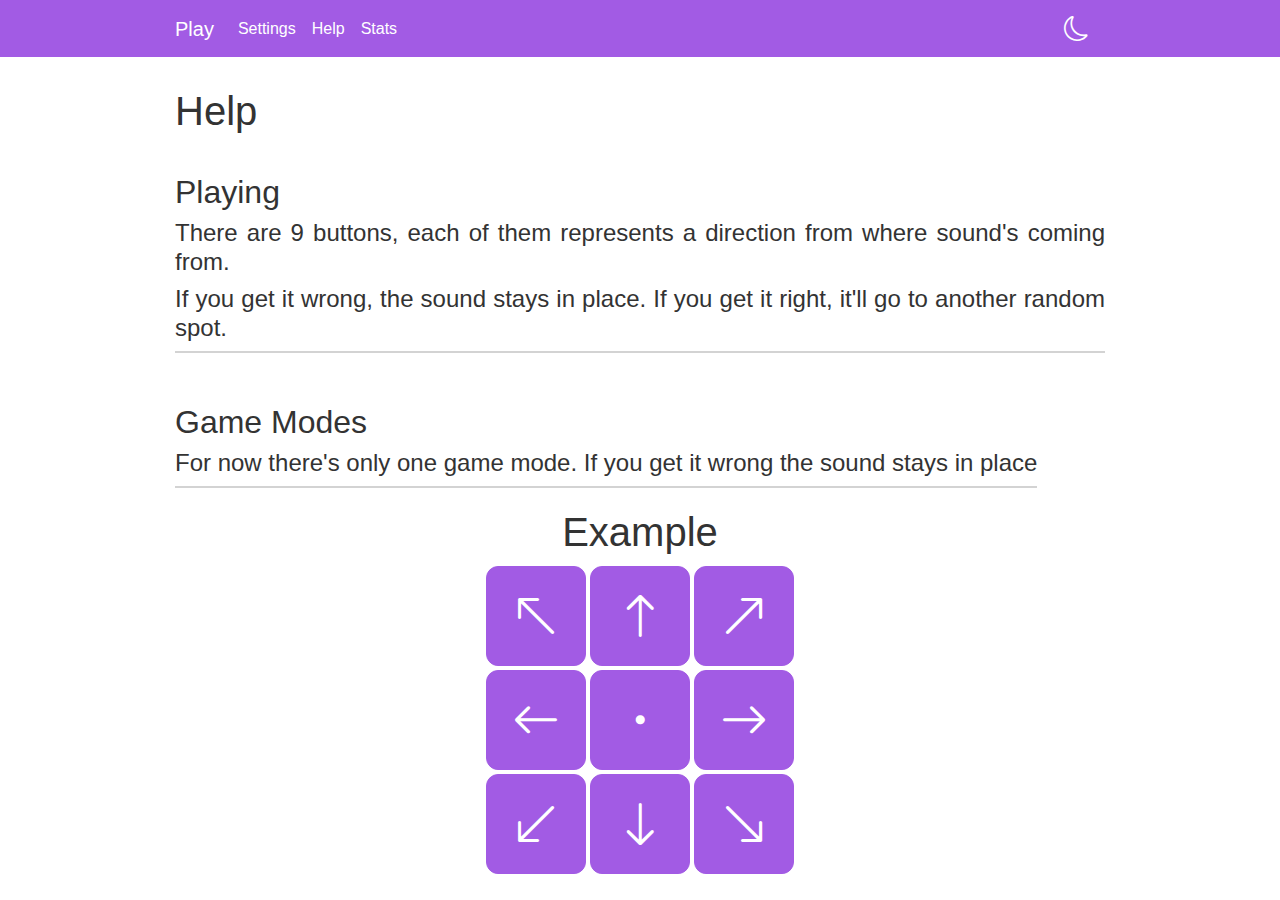
<file: help.html>
<html lang="en">
<head>
	<meta charset="UTF-8">
	<meta http-equiv="X-UA-Compatible" content="IE=edge">
	<meta name="viewport" content="width=device-width, initial-scale=1.0">
	<title>Deep Guide WebApp</title>

	<!-- jQuery & Popper.js -->
	<script src="https://code.jquery.com/jquery-3.2.1.slim.min.js" integrity="sha384-KJ3o2DKtIkvYIK3UENzmM7KCkRr/rE9/Qpg6aAZGJwFDMVNA/GpGFF93hXpG5KkN" crossorigin="anonymous"></script>
	<script src="https://cdnjs.cloudflare.com/ajax/libs/popper.js/1.12.9/umd/popper.min.js" integrity="sha384-ApNbgh9B+Y1QKtv3Rn7W3mgPxhU9K/ScQsAP7hUibX39j7fakFPskvXusvfa0b4Q" crossorigin="anonymous"></script>

	<!-- Bootstrap icons -->
	<link rel="stylesheet" href="https://cdn.jsdelivr.net/npm/bootstrap-icons@1.5.0/font/bootstrap-icons.css">

	<!-- Bootstrap css + js -->
	<link rel="stylesheet" href="https://maxcdn.bootstrapcdn.com/bootstrap/4.0.0/css/bootstrap.min.css" integrity="sha384-Gn5384xqQ1aoWXA+058RXPxPg6fy4IWvTNh0E263XmFcJlSAwiGgFAW/dAiS6JXm" crossorigin="anonymous">
	<script src="https://maxcdn.bootstrapcdn.com/bootstrap/4.0.0/js/bootstrap.min.js" integrity="sha384-JZR6Spejh4U02d8jOt6vLEHfe/JQGiRRSQQxSfFWpi1MquVdAyjUar5+76PVCmYl" crossorigin="anonymous"></script>

	<!-- PersistJs -->
	<script type='text/javascript' src='persist-js-0.3.1\persist-min.js'></script>


</head>
<body class="text-center" class="d-flex align-items-center" id="header-main">
	<div id="daddy">
		<nav class="navbar navbar-expand-lg navbar-dark">
			<div class="container container-wide position-relative">
				<a class="navbar-brand" href="index.html">Play</a>
				<button class="navbar-toggler" type="button" data-toggle="collapse" data-target="#navbarSupportedContent" aria-controls="navbarSupportedContent" aria-expanded="false" aria-label="Toggle navigation">
				<span class="navbar-toggler-icon"></span>
				</button>
			
				<div class="collapse navbar-collapse" id="navbarSupportedContent">
				<ul class="navbar-nav mr-auto">
					<li class="nav-item active">
					<a class="nav-link" href="settings.html">
						Settings
					</a>
					</li>
					<li class="nav-item active">
						<a class="nav-link" href="help.html">
							Help
						</a>
					</li>
<li class="nav-item active">
						<a class="nav-link" href="stats.html">
							Stats
						</a>
					</li>
				</ul>
					<a class="nav-link" id="toggle" href="#">
						<i class="bi bi-moon"></i>
					</a>
				</div>
			</div>
		</nav>
		
		<div class="container" id="normal">
			<h1>Help</h1>
			<div class="stats">
				<h2>Playing</h2>
				<h4>There are 9 buttons, each of them represents a direction from where sound's coming from. </h4>
				<h4>If you get it wrong, the sound stays in place. If you get it right, it'll go to another random spot.</h4>
			</div>
			<div class="stats">
				<h2>Game Modes</h2>
				<h4>For now there's only one game mode. If you get it wrong the sound stays in place</h4>
			</div>
			
		</div>
		<div class="container vert">		
			<h1>Example</h1>
			<div class="btn-group btn-group-toggle" data-toggle="buttons" id="sigh" style="display: none;">
				<label class="btn btn-secondary active btn-radio">
					<input type="radio" name="options" id="option1" autocomplete="off">
						Front - Back
					</input>
				</label>
				<label class="btn btn-secondary btn-radio" id="radio">
					<input type="radio" name="options" id="option2" autocomplete="off" checked>
						Up - Down
				  </input>
			  </label>
			  </div>
			<div class="container hor">
				<button class="btn kekers" id="bt0" style="font-size: 3rem;"><i class="bi bi-arrow-up-left"></i></button>
				<button class="btn kekers" id="bt1" style="font-size: 3rem;"><i class="bi bi-arrow-up"></i></button>
				<button class="btn kekers" id="bt2" style="font-size: 3rem;"><i class="bi bi-arrow-up-right"></i></button>
			</div>
			<div class="container hor">
				<button class="btn kekers" id="bt3" style="font-size: 3rem;"><i class="bi bi-arrow-left"></i></button>
				<button class="btn kekers" id="bt4" style="font-size: 3rem;"><i class="bi bi-dot"></i></button>
				<button class="btn kekers" id="bt5" style="font-size: 3rem;"><i class="bi bi-arrow-right"></i></button>
			</div>
			<div class="container hor">
				<button class="btn kekers" id="bt6" style="font-size: 3rem;"><i class="bi bi-arrow-down-left"></i></button>
				<button class="btn kekers" id="bt7" style="font-size: 3rem;"><i class="bi bi-arrow-down"></i></button>
				<button class="btn kekers" id="bt8" style="font-size: 3rem;"><i class="bi bi-arrow-down-right"></i></button>
			</div>
		</div>
	</div>
</body>

	<script src="cookies.js" charset="utf-8"></script>
	<script src="app.js" charset="utf-8"></script>
	<script src="help.js" charset="utf-8"></script>
	<link rel="stylesheet" href="style.css">
</body>
</html>
</file>
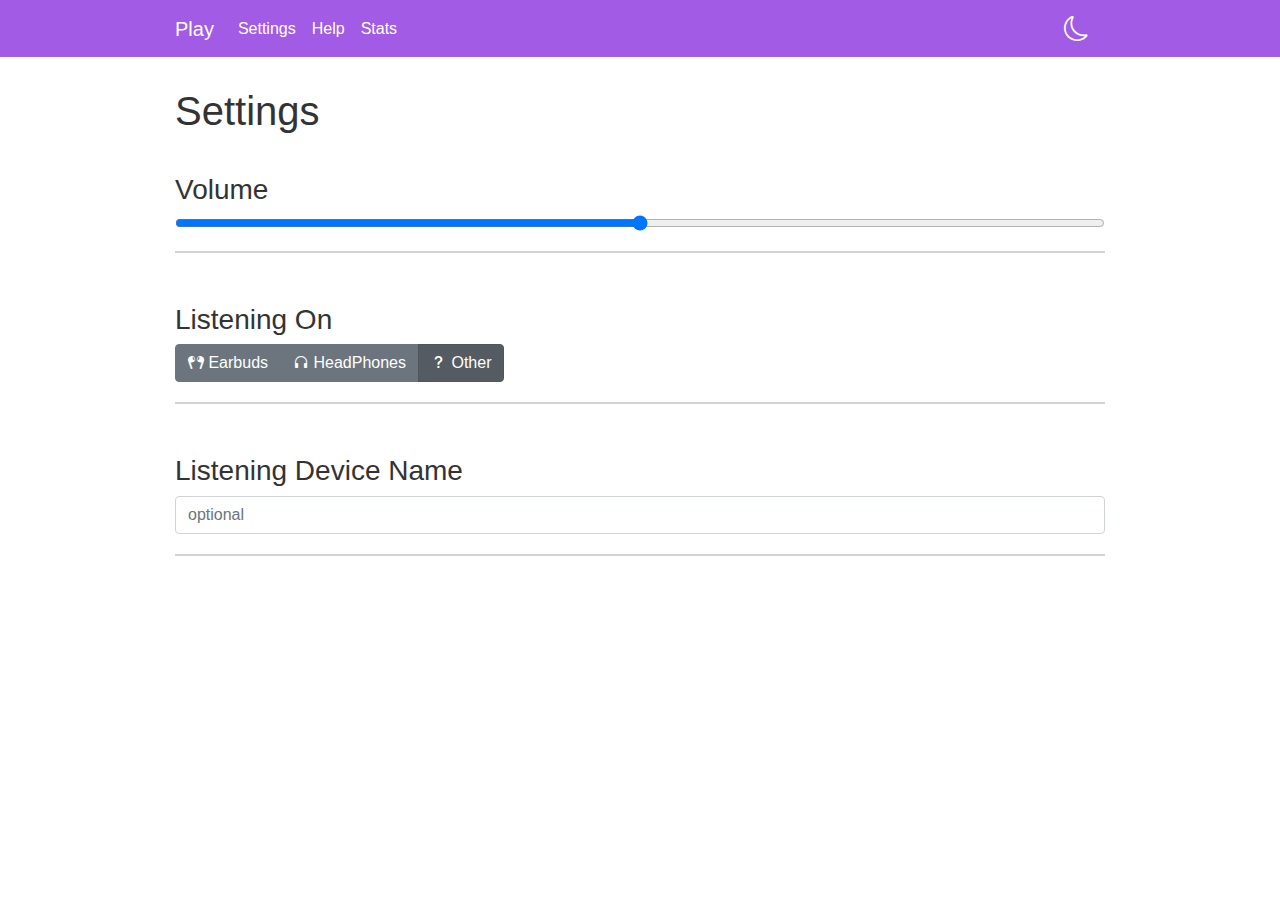
<file: settings.html>
<html lang="en">
<head>
	<meta charset="UTF-8">
	<meta http-equiv="X-UA-Compatible" content="IE=edge">
	<meta name="viewport" content="width=device-width, initial-scale=1.0">
	<title>Deep Guide WebApp</title>

	<!-- jQuery & Popper.js -->
	<script src="https://code.jquery.com/jquery-3.2.1.slim.min.js" integrity="sha384-KJ3o2DKtIkvYIK3UENzmM7KCkRr/rE9/Qpg6aAZGJwFDMVNA/GpGFF93hXpG5KkN" crossorigin="anonymous"></script>
	<script src="https://cdnjs.cloudflare.com/ajax/libs/popper.js/1.12.9/umd/popper.min.js" integrity="sha384-ApNbgh9B+Y1QKtv3Rn7W3mgPxhU9K/ScQsAP7hUibX39j7fakFPskvXusvfa0b4Q" crossorigin="anonymous"></script>

	<!-- Bootstrap icons -->
	<link rel="stylesheet" href="https://cdn.jsdelivr.net/npm/bootstrap-icons@1.5.0/font/bootstrap-icons.css">

	<!-- Bootstrap css + js -->
	<link rel="stylesheet" href="https://maxcdn.bootstrapcdn.com/bootstrap/4.0.0/css/bootstrap.min.css" integrity="sha384-Gn5384xqQ1aoWXA+058RXPxPg6fy4IWvTNh0E263XmFcJlSAwiGgFAW/dAiS6JXm" crossorigin="anonymous">
	<script src="https://maxcdn.bootstrapcdn.com/bootstrap/4.0.0/js/bootstrap.min.js" integrity="sha384-JZR6Spejh4U02d8jOt6vLEHfe/JQGiRRSQQxSfFWpi1MquVdAyjUar5+76PVCmYl" crossorigin="anonymous"></script>

	<!-- PersistJs -->
	<script type='text/javascript' src='persist-js-0.3.1\persist-min.js'></script>
	
</head>
<body class="text-center" class="d-flex align-items-center" id="header-main">
	<div id="daddy">
		<nav class="navbar navbar-expand-lg navbar-dark">
			<div class="container container-wide position-relative">
				<a class="navbar-brand" href="index.html">Play</a>
				<button class="navbar-toggler" type="button" data-toggle="collapse" data-target="#navbarSupportedContent" aria-controls="navbarSupportedContent" aria-expanded="false" aria-label="Toggle navigation">
				<span class="navbar-toggler-icon"></span>
				</button>
			
				<div class="collapse navbar-collapse" id="navbarSupportedContent">
				<ul class="navbar-nav mr-auto">
					
					<li class="nav-item active">
					<a class="nav-link" href="settings.html">
						Settings
					</a>
					</li>
					<li class="nav-item active">
						<a class="nav-link" href="help.html">
							Help
						</a>
					</li>
					<li class="nav-item active">
						<a class="nav-link" href="stats.html">
							Stats
						</a>
					</li>
				</ul>
					<a class="nav-link" id="toggle" href="#">
						<i class="bi bi-moon"></i>
					</a>
				</div>
			</div>
		</nav>
		
		<div class="container" id="normal">
			<h1>Settings</h1>
			<div class="settings">
				<h3>Volume</h3>
				<input type="range" class="form-control-range" id="volume" min="0" max="1" step="0.1" value="1">
			</div>

			<div class="settings">
				<h3>Listening On</h3>
				<div class="btn-group btn-group-toggle" data-toggle="buttons">
					<label class="btn btn-secondary btn-radio">
						<input type="radio" id="option1" value="earbuds" autocomplete="off">
							<i class="bi bi-earbuds"></i>
							Earbuds
						</input>
					</label>
					<label class="btn btn-secondary btn-radio" id="radio">
						<input type="radio" id="option2" value="headphones" autocomplete="off" checked>
							<i class="bi bi-headphones"></i>
							HeadPhones
						</input>
					</label>
					<label class="btn btn-secondary active btn-radio" id="radio">
						<input type="radio" id="option3" value="other" autocomplete="off" checked>
							<i class="bi bi-question-lg"></i>
							Other
						</input>
					</label>
				  </div>
			</div>

			<div class="settings">
				<h3>Listening Device Name</h3>
				<input type="text" class="form-control" id="devicename" placeholder="optional">
			</div>

			
		</div>
	</div>
</body>


	<script src="cookies.js" charset="utf-8"></script>
	<script src="app.js" charset="utf-8"></script>
	<script src="settings.js" charset="utf-8"></script>
	<link rel="stylesheet" href="style.css">
</body>
</html>
</file>
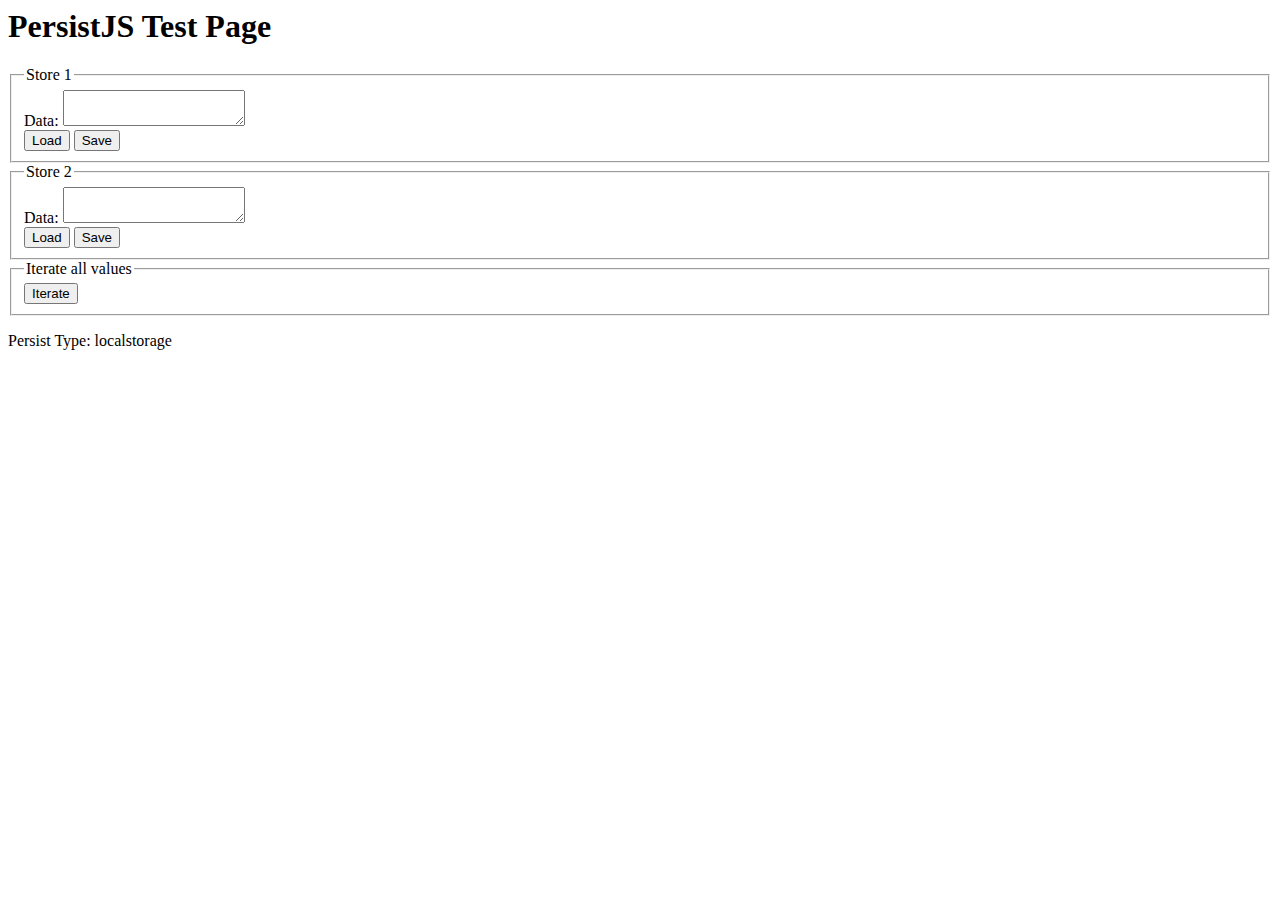
<file: persist-js-0.3.1/test/test.html>
<html>
  <head>
    <title>PersistJS Test Page</title>
    <script type='text/javascript' src='../src/persist.js'></script>
    <!--<script type='text/javascript' src='../persist-all-min.js'></script>-->
    <script type='text/javascript' src='test.js'></script>
    <meta name='save' content='userdata'/>
  </head>

  <body onload='Test.init();'>
    <h1>PersistJS Test Page</h1>

    <fieldset>
      <legend>Store 1</legend>

      <label for='data'>Data:</label>
      <textarea id='data' autocomplete='off'></textarea><br/>
      <button id='load-btn'>Load</button>
      <button id='save-btn'>Save</button>
    </fieldset>

    <fieldset>
      <legend>Store 2</legend>

      <label for='data2'>Data:</label>
      <textarea id='data2' autocomplete='off'></textarea><br/>
      <button id='load2-btn'>Load</button>
      <button id='save2-btn'>Save</button>
    </fieldset>

    <fieldset>
      <legend>Iterate all values</legend>
      <button id='iterate-btn'>Iterate</button>
    </fieldset>
    <p>
      Persist Type: <span id='type'>none</span>
    </p>
  </body>
</html>
</file>
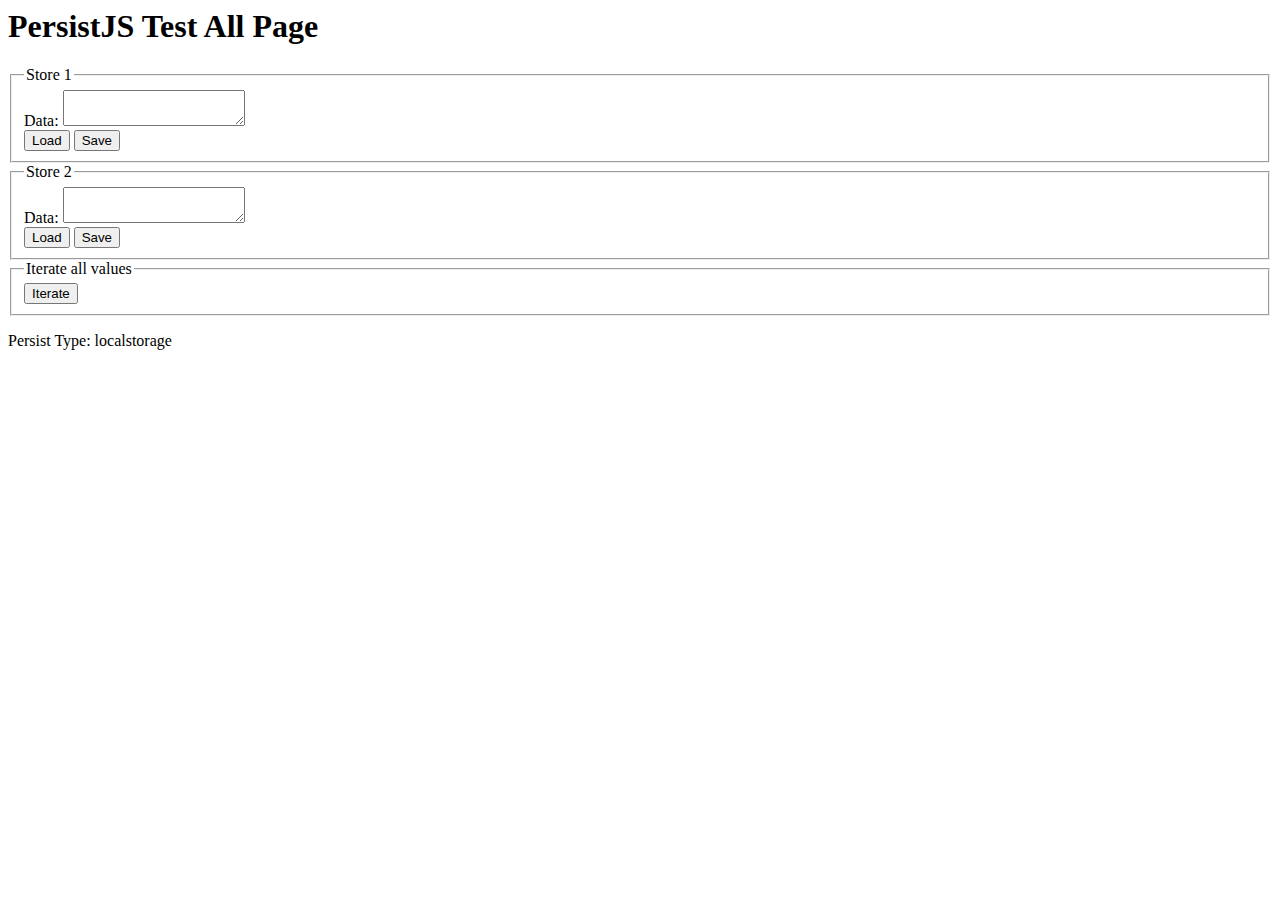
<file: persist-js-0.3.1/test/test_all.html>
<html>
  <head>
    <title>PersistJS Test All Page</title>
    <script type='text/javascript' src='../persist-all-min.js'></script>
    <script type='text/javascript' src='test.js'></script>
  </head>

  <body onload='Test.init();'>
    <h1>PersistJS Test All Page</h1>

    <fieldset>
      <legend>Store 1</legend>

      <label for='data'>Data:</label>
      <textarea id='data' autocomplete='off'></textarea><br/>
      <button id='load-btn'>Load</button>
      <button id='save-btn'>Save</button>
    </fieldset>

    <fieldset>
      <legend>Store 2</legend>

      <label for='data2'>Data:</label>
      <textarea id='data2' autocomplete='off'></textarea><br/>
      <button id='load2-btn'>Load</button>
      <button id='save2-btn'>Save</button>
    </fieldset>

    <fieldset>
      <legend>Iterate all values</legend>
      <button id='iterate-btn'>Iterate</button>
    </fieldset>
    <p>
      Persist Type: <span id='type'>none</span>
    </p>
  </body>
</html>
</file>
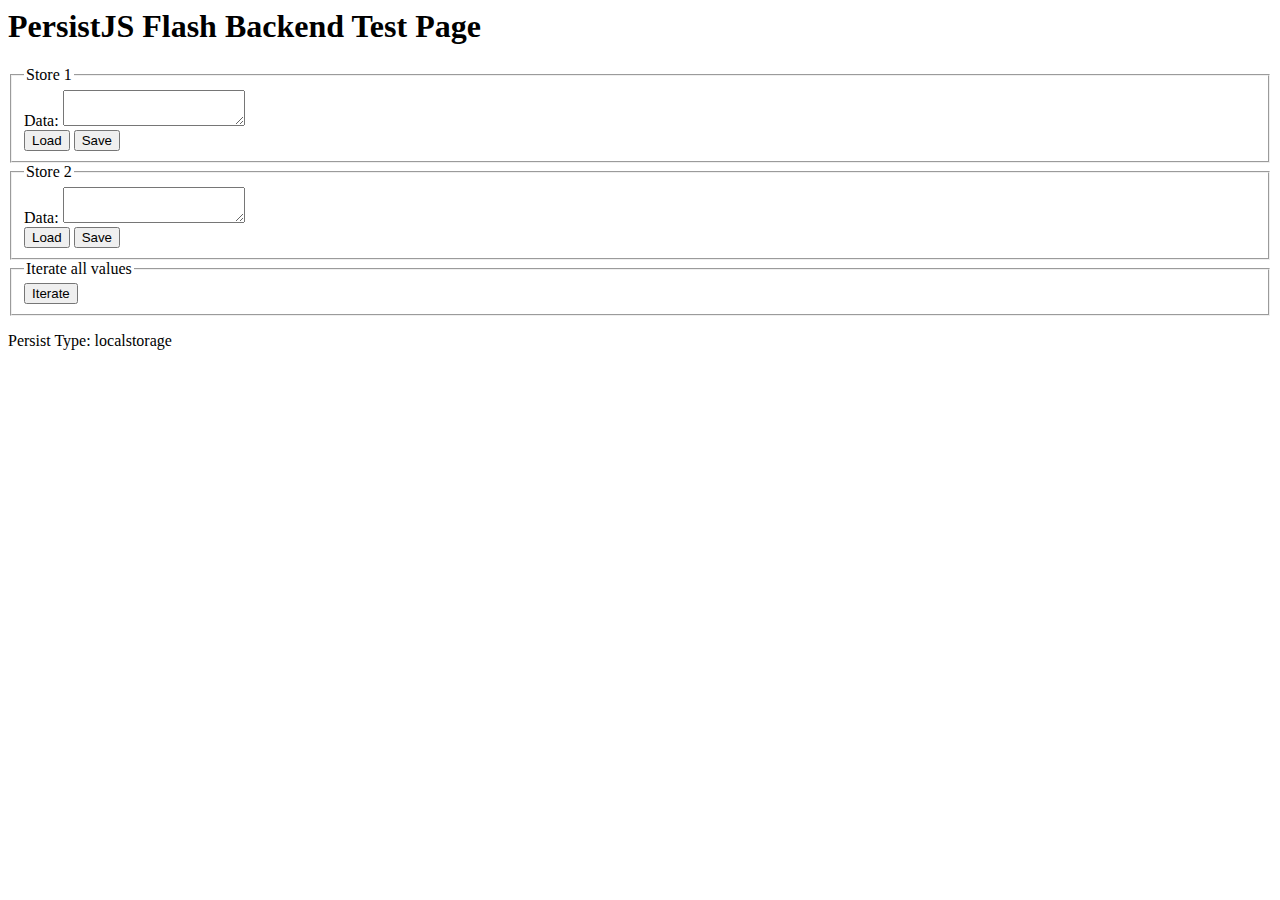
<file: persist-js-0.3.1/test/test_flash.html>
<html>
  <head>
    <title>PersistJS Test Page</title>
    <script type='text/javascript' src='../extras/swfobject.js'></script>
    <script type='text/javascript' src='../src/persist.js'></script>
    <script type='text/javascript' src='test.js'></script>
  </head>

  <body onload='Test.init();'>
    <h1>PersistJS Flash Backend Test Page</h1>

    <fieldset>
      <legend>Store 1</legend>

      <label for='data'>Data:</label>
      <textarea id='data' autocomplete='off'></textarea><br/>
      <button id='load-btn'>Load</button>
      <button id='save-btn'>Save</button>
    </fieldset>

    <fieldset>
      <legend>Store 2</legend>

      <label for='data2'>Data:</label>
      <textarea id='data2' autocomplete='off'></textarea><br/>
      <button id='load2-btn'>Load</button>
      <button id='save2-btn'>Save</button>
    </fieldset>

    <fieldset>
      <legend>Iterate all values</legend>
      <button id='iterate-btn'>Iterate</button>
    </fieldset>
    <p>
      Persist Type: <span id='type'>none</span>
    </p>
  </body>
</html>
</file>
<file: style.css>
:root{
	--mainColorLight: #A25BE4;
	--offColorLight: #9B50E2;
	--backgroundLight: rgb(255, 255, 255);
	--contrastLight:rgb(51, 51, 51);
	--guyLight: url(imgs/svgs/guyDark.svg);
	
	--mainColorDark: #A25BE4;
	--offColorDark: #AF73E8;
	--backgroundDark: var(--contrastLight);
	--contrastDark: var(--backgroundLight);
	--guyDark: url(imgs/svgs/guyWhite.svg);

	--mainColor: var(--mainColorLight);
	--offColor: var(--offColorLight);
	--background: var(--backgroundLight);
	--contrast: var(--contrastLight);
	--guy: var(--guyLight);
}

.navbar.navbar-dark{
	background-color: var(--mainColor);
	color: var(--mainColor);
}

.mybutton{
	min-width: 25vh;
	max-width: 100vw;
	min-height: 25vh;
	max-height: 100vw;
	background-color: var(--mainColor);
	border-color: var(--mainColor);
	text-align: justify;
	background-repeat: no-repeat;
	background-position: center;
	margin: 1.5%;
	border-radius: 25%;
}

.mybutton:focus{
  	box-shadow: 0 0px 0px rgba(0, 0, 0, 0.075) inset, 0 0 8px rgba(0, 0, 0, 0);
  	outline: 0 none;
}

.mybutton:hover{
	background-color: var(--offColor);
	border-color: var(--offColor);
	background-position-y: 45%;
}

.mybutton:active{
	border-width: 0;
}

.navbar {
	background-color: var(--mainColor);
}

.navbar-brand{
	color: white
}

.nav-link{
	color: white
}

.nav-link:hover{
	color: white
}

.bi-moon, .bi-moon-fill{
	font-size: 25px;
}

.navbar-toggler-icon{
	color: white;
}

#play{
	background-image: url('imgs/svgs/play.svg');
	background-size: 60%;
}

#settings{
	background-image: url('imgs/svgs/gear.svg');
	background-size: 40%;
}

#help{
	background-image: url('imgs/svgs/question.svg');
	background-size: 60%;
}

#stats{
	background-image: url('imgs/svgs/bar-chart-line.svg');
	background-size: 50%;
}

.container{
	max-width: 960px;
}

#rest{
	display: flex;
	flex-direction: row;
	flex-grow:1;
	align-items: center;
}

body{
	background-color: var(--background);
	color: var(--contrast);
}

#daddy{
	height: 100vh;
	width: 100vw;
	display: flex;
	flex-direction: column;
}

#middle{
	flex: 1;
}

#normal{
	margin-top: 30px;
	display: flex;
	flex-direction: column;
	flex-flow: column;
	align-items: flex-start;
}

.feef{
	margin-top: 10px;
	margin-bottom: 5px;
	width: 100%;
	margin-right: auto;
	text-align: left;
}

.btn-secondary.focus{
	box-shadow: 0 0px 0px rgba(0, 0, 0, 0.075) inset, 0 0 8px rgba(0, 0, 0, 0);
	outline: 0 none;
}

.active{
	background-color: var(--mainColor);
}

*{
	outline-style: solid;
	outline-color: green;
	outline-width: 0px;
}

#play-vert{
	margin-top: 100px;
}

.vert{
	display: flex;
	flex-direction: column;
}

.hor{
	display: flex;
	flex-direction: row;
	flex-wrap: nowrap;
	flex: 1;
	justify-content: center;
}

.kekers{
	height:100px;
	width:100px;
	background-color: var(--mainColor);
	border-color: var(--mainColor);
	border-radius: 12%;
	flex-shrink: 0;
	margin: 2px;
	font-family: inherit;
	color: white;
	justify-content: center;
	padding: 0;
	word-spacing: 1.1rem;
	white-space: normal;
	font-size: 1.4rem;
}

.kekers:focus{
  	box-shadow: 0 0px 0px rgba(0, 0, 0, 0.075) inset, 0 0 8px rgba(0, 0, 0, 0);
  	outline: 0 none;
}

.kekers:hover{
	background-color: var(--offColor);
	border-color: var(--offColor);
	background-position-y: 45%;
}

.kekers:active{
	border-width: 0;
}

#center{
	margin-top: 50px;
	display: flex;
	justify-content: left;
	align-items: flex-start;
	flex-direction: column;
	text-align: left;
}

.ind{
	margin-left: 15px;
}

#sigh{
	display: flex;
	justify-content: center;
	margin: 20px;
}

.stats{
	margin-top: 30px;
	margin-bottom: 20px;
	display: flex;
	flex-direction: column;
	flex-flow: column;
	align-items: flex-start;
	border-bottom: lightgray;
	border-bottom-style: solid;
	border-bottom-width: 2px;
	text-align: justify;
}

.settings{
	width: 100%;
	padding-bottom: 20px;
	
	margin-top: 30px;
	margin-bottom: 20px;
	display: flex;
	flex-direction: column;
	flex-flow: column;
	align-items: flex-start;
	border-bottom: lightgray;
	border-bottom-style: solid;
	border-bottom-width: 2px;
}

.game-icon{
	height: 160px;
	outline-color: orange;
	outline-style: solid;
	outline-width: 0px;
	background-image: var(--guy);
	background-repeat: no-repeat;
	background-position-x: center;
	background-position-y: center;
	background-size: contain;

	margin: 2rem;
}
</file>
